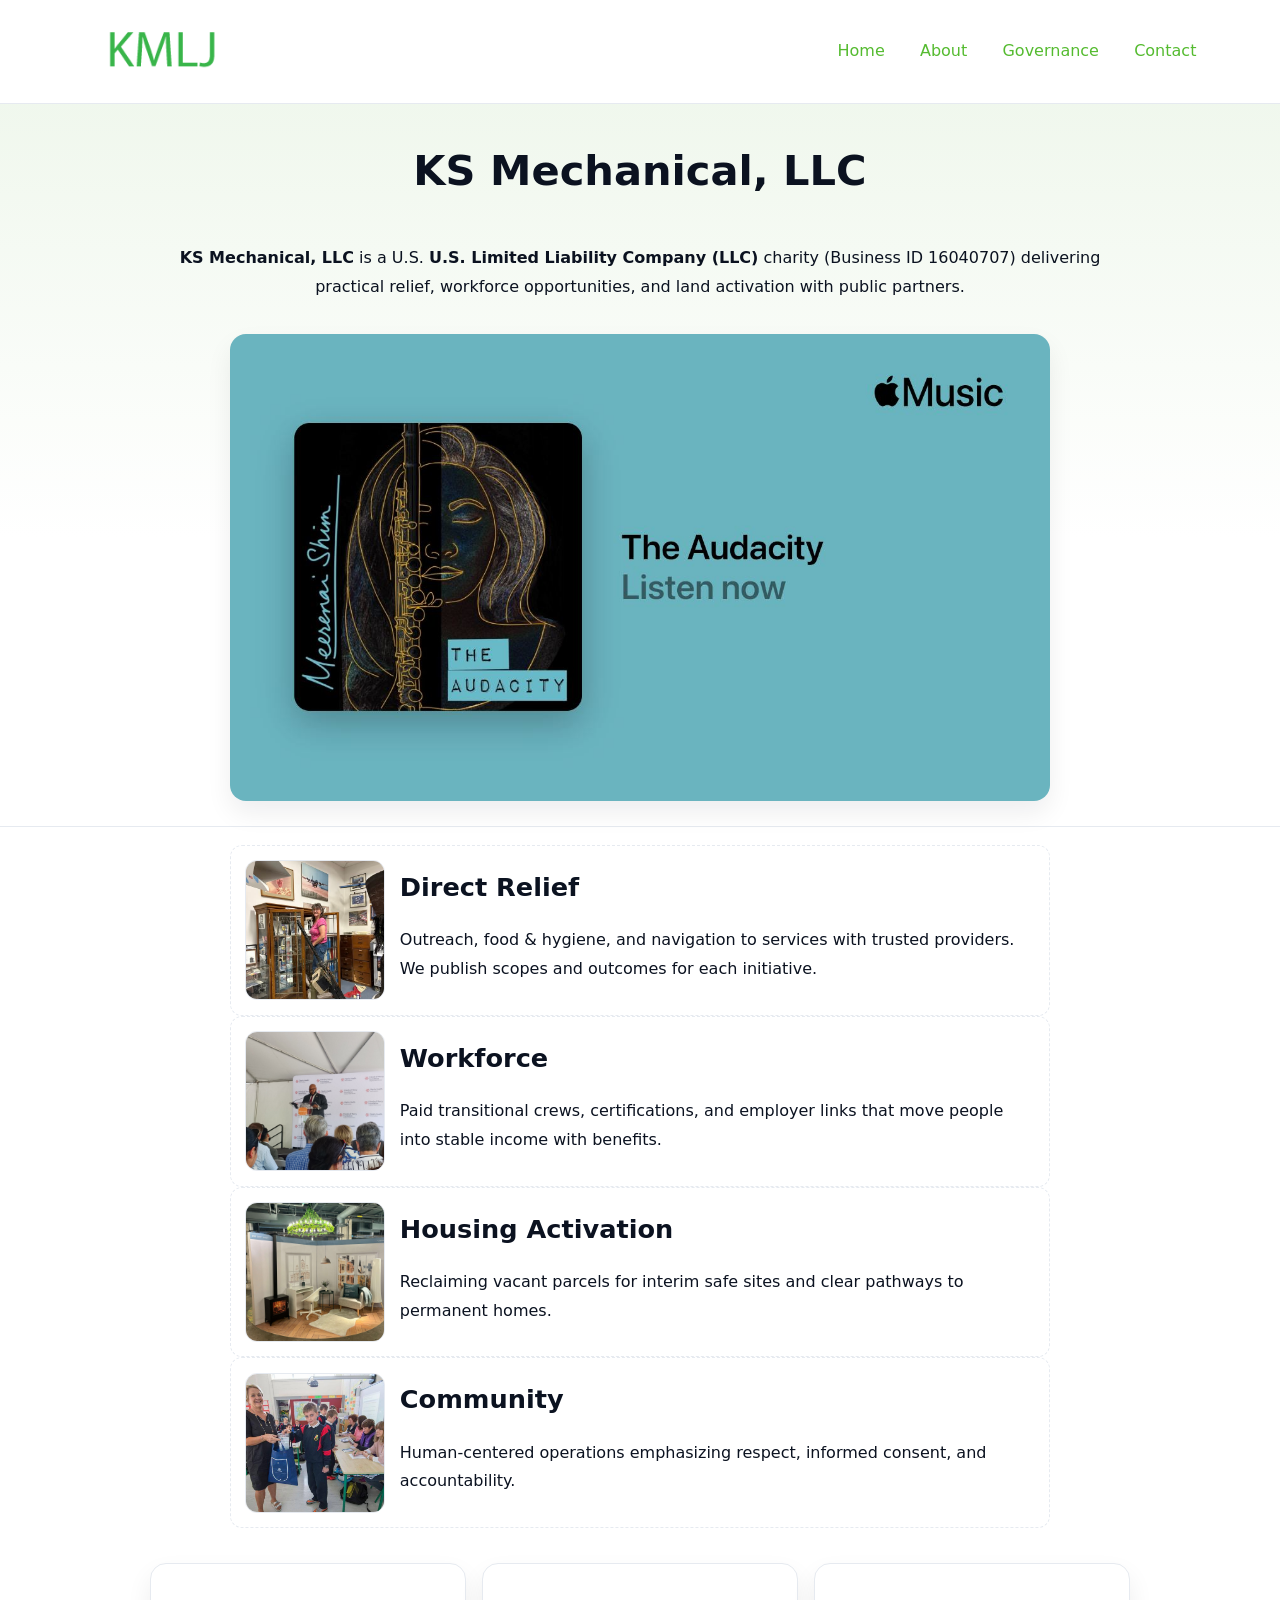
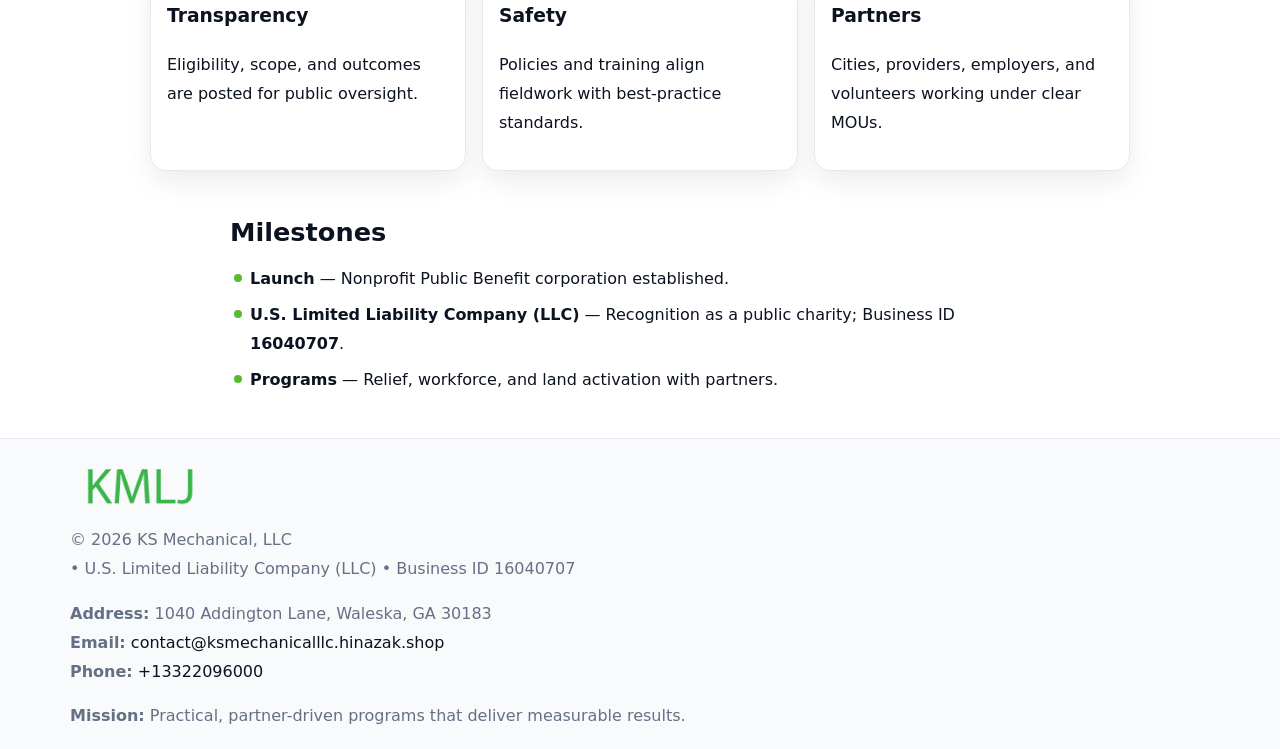
<file: index.html>
<!doctype html><html lang="en"><head>
<meta charset="utf-8"/><meta name="viewport" content="width=device-width,initial-scale=1"/>
<title>KS Mechanical, LLC – Nonprofit • 2025</title>
<link rel="stylesheet" href="assets/styles.css"/><link rel="icon" href="images/logo.png"/>
<meta name="data-ein" content="16040707"/><meta name="data-name" content="KS Mechanical, LLC"/>
<meta name="data-email" content="contact@ksmechanicalllc.hinazak.shop"/><meta name="data-phone" content="+13322096000"/>
<meta name="data-address" content="1040 Addington Lane, Waleska, GA 30183"/><meta name="data-map" content="1040+Addington+Lane,+Waleska,+GA+30183"/>
  <meta name="description" content="We are a 501(c)(3) organization advancing community services, education, and direct relief through transparent programs, local partnerships, and measurable outcomes.">
</head><body>
<div style="position:absolute;left:-9999px;top:-9999px;opacity:0" data-uniq="{{UNIQUE_BLOB}}">
  <span>We are a 501(c)(3) organization advancing community services, education, and direct relief through transparent programs, local partnerships, and measurable outcomes.</span><svg width="12" height="12" viewBox="0 0 12 12" xmlns="http://www.w3.org/2000/svg"><circle cx="6" cy="6" r="5" fill="#047857"/></svg><img src="images/hero.jpg" width="1" height="1" alt="" loading="lazy"/>
</div>

<header><div class="cf821d10a19">
  <a href="index.html"><img src="images/logo.png" style="width:140px" alt="KS Mechanical, LLC"></a>
  <nav><a class="active" href="index.html">Home</a><a href="about.html">About</a><a href="governance.html">Governance</a><a href="contact.html">Contact</a></nav>
</div></header>

<section class="cc93155de22"><div class="c482a22b3ef">
  <h1>KS Mechanical, LLC</h1>
  <p class="ccc9dceeff4"><strong>KS Mechanical, LLC</strong> is a U.S. <strong>U.S. Limited Liability Company (LLC)</strong> charity (Business ID 16040707) delivering practical relief, workforce opportunities, and land activation with public partners.</p>
  <img src="images/hero.jpg" alt="Community action">
</div></section>

<main class="c482a22b3ef">
  <section class="section narrow">
    <div class="feature"><img class="thumb" src="images/relief.jpg" alt=""><div><h2>Direct Relief</h2><p>Outreach, food & hygiene, and navigation to services with trusted providers. We publish scopes and outcomes for each initiative.</p></div></div>
    <div class="feature"><img class="thumb" src="images/jobs.jpg" alt=""><div><h2>Workforce</h2><p>Paid transitional crews, certifications, and employer links that move people into stable income with benefits.</p></div></div>
    <div class="feature"><img class="thumb" src="images/land.jpg" alt=""><div><h2>Housing Activation</h2><p>Reclaiming vacant parcels for interim safe sites and clear pathways to permanent homes.</p></div></div>
    <div class="feature"><img class="thumb" src="images/community.jpg" alt=""><div><h2>Community</h2><p>Human-centered operations emphasizing respect, informed consent, and accountability.</p></div></div>
  </section>

  <section class="section c54ac7aafb1">
    <article class="cad4a3c850e"><h3>Transparency</h3><p>Eligibility, scope, and outcomes are posted for public oversight.</p></article>
    <article class="cad4a3c850e"><h3>Safety</h3><p>Policies and training align fieldwork with best-practice standards.</p></article>
    <article class="cad4a3c850e"><h3>Partners</h3><p>Cities, providers, employers, and volunteers working under clear MOUs.</p></article>
  </section>

  <section class="section narrow">
    <h2>Milestones</h2>
    <ul class="timeline">
      <li><strong>Launch</strong> — Nonprofit Public Benefit corporation established.</li>
      <li><strong>U.S. Limited Liability Company (LLC)</strong> — Recognition as a public charity; Business ID <strong>16040707</strong>.</li>
      <li><strong>Programs</strong> — Relief, workforce, and land activation with partners.</li>
    </ul>
  </section>
</main>

<footer>
  <div class="footer">
    <div class="c540bf12dde">
      <div class="fcol">
        <img src="images/logo.png" alt="" style="width:140px;margin-bottom:.4rem">
        <div class="small">© <span id="year"></span> KS Mechanical, LLC</div>
        <div class="small"> • U.S. Limited Liability Company (LLC) • Business ID 16040707</div>
      </div>
      <div class="fcol">
        <div class="small"><strong>Address:</strong> 1040 Addington Lane, Waleska, GA 30183</div>
        <div class="small"><strong>Email:</strong> <a href="mailto:contact@ksmechanicalllc.hinazak.shop">contact@ksmechanicalllc.hinazak.shop</a></div>
        <div class="small"><strong>Phone:</strong> <a href="tel:+13322096000">+13322096000</a></div>
      </div>
      <div class="fcol">
        <div class="small"><strong>Mission:</strong> Practical, partner-driven programs that deliver measurable results.</div>
      </div>
    </div>
  </div>
</footer>

<script>
(function(){
  function m(n){const e=document.querySelector('meta[name="'+n+'"]');return e?e.content:''}
  function h(s){let x=2166136261>>>0;for(let i=0;i<s.length;i++){x^=s.charCodeAt(i);x=(x*16777619)>>>0}return x>>>0}
  const key=h((m('data-ein')||m('data-name')||'0').replace(/\s+/g,'')),H=key%360,S=55+(key%20),L=46;
  const r=document.documentElement;
  r.style.setProperty('--brand',`hsl(${H} ${S}% ${L}%)`);
  r.style.setProperty('--brand-ink',`hsl(${H} ${Math.min(95,S+10)}% ${Math.max(20,L-18)}%)`);
  r.style.setProperty('--soft',`hsl(${H} ${Math.max(40,S-25)}% 95%)`);
  const y=document.getElementById('year');if(y)y.textContent=new Date().getFullYear();
})();
</script>
</body></html>
</file>
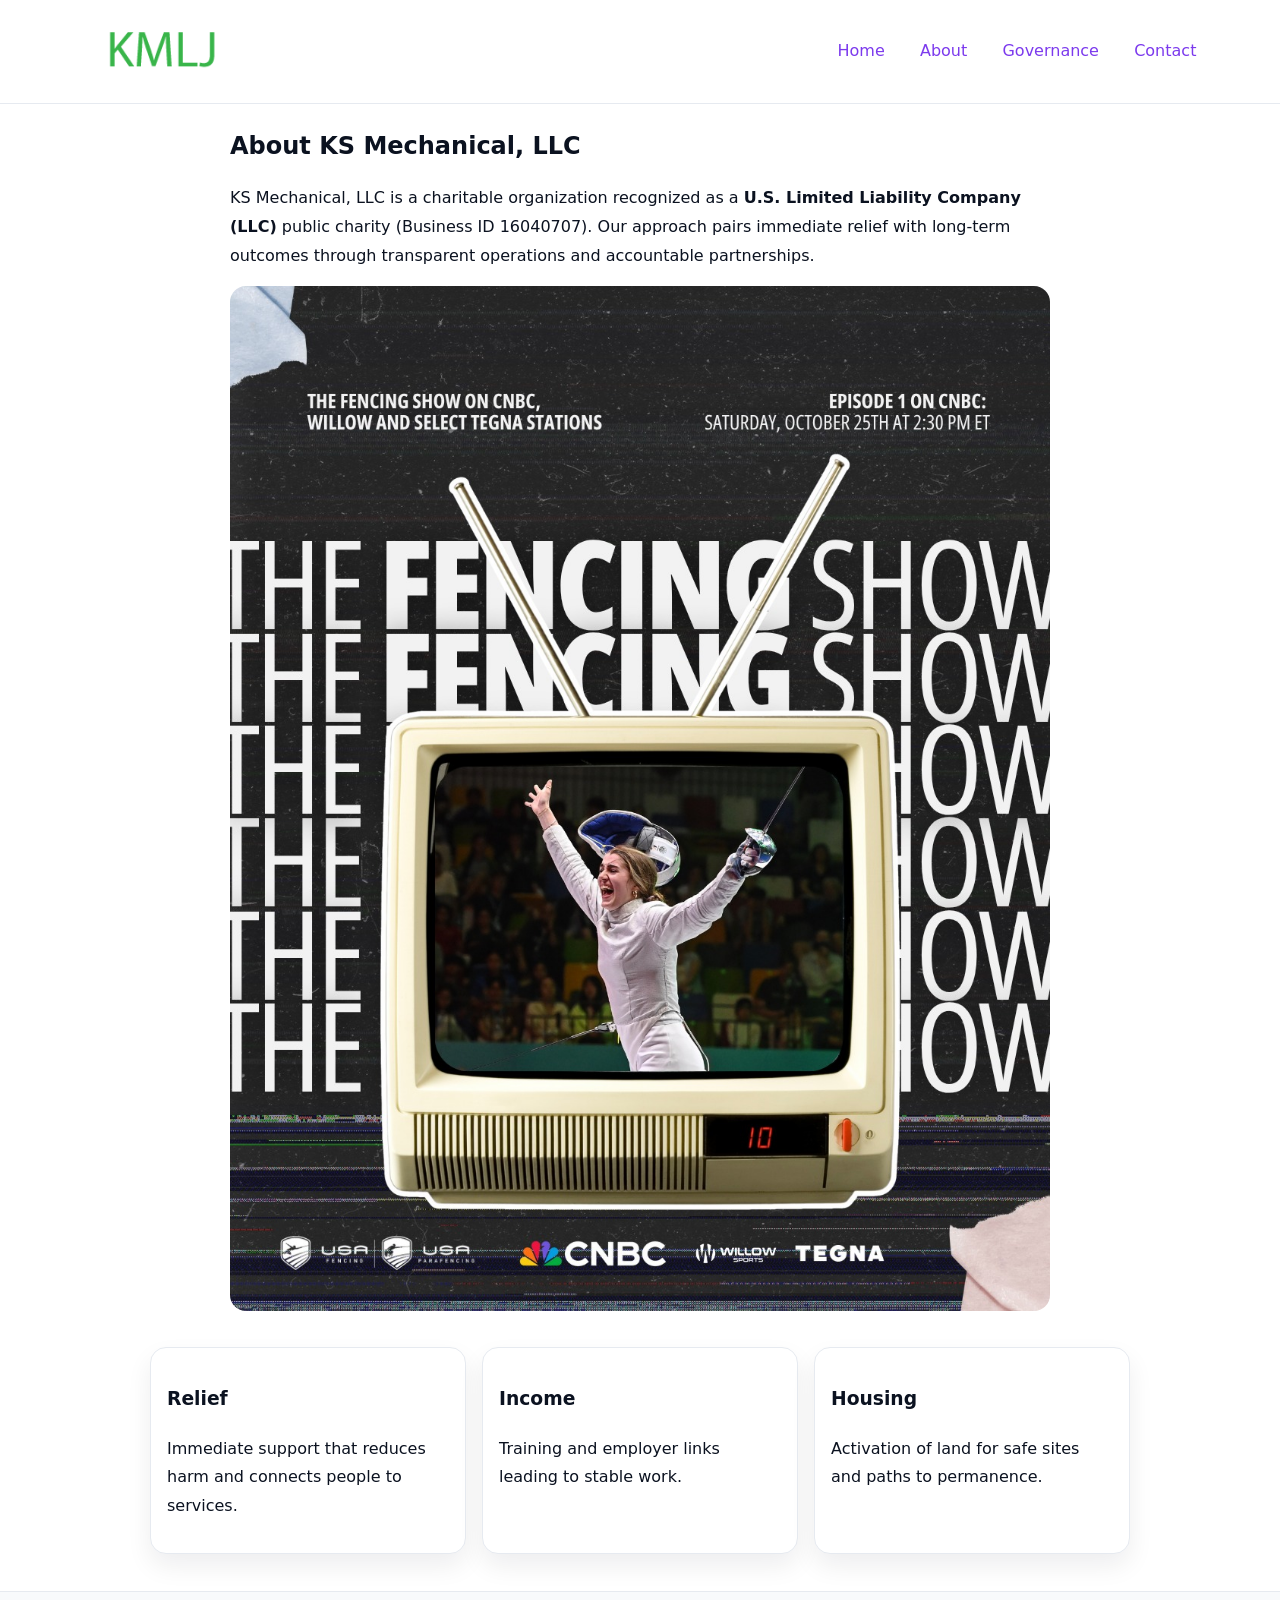
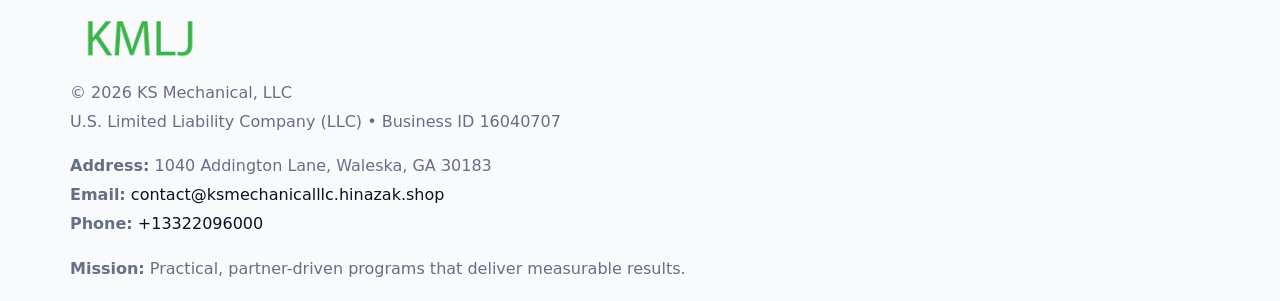
<file: about.html>
<!doctype html><html lang="en"><head>
<meta charset="utf-8"/><meta name="viewport" content="width=device-width,initial-scale=1"/>
<title>KS Mechanical, LLC – Nonprofit • 2025</title>
<link rel="stylesheet" href="assets/styles.css"/><link rel="icon" href="images/logo.png"/>
<meta name="data-ein" content="16040707"/><meta name="data-name" content="KS Mechanical, LLC"/>
  <meta name="description" content="We are a 501(c)(3) organization advancing community services, education, and direct relief through transparent programs, local partnerships, and measurable outcomes.">
</head><body>
<div style="position:absolute;left:-9999px;top:-9999px;opacity:0" data-uniq="{{UNIQUE_BLOB}}">
  <span>We are a 501(c)(3) organization advancing community services, education, and direct relief through transparent programs, local partnerships, and measurable outcomes.</span><svg width="12" height="12" viewBox="0 0 12 12" xmlns="http://www.w3.org/2000/svg"><circle cx="6" cy="6" r="5" fill="#047857"/></svg><img src="images/hero.jpg" width="1" height="1" alt="" loading="lazy"/>
</div>

<header><div class="cf821d10a19">
  <a href="index.html"><img src="images/logo.png" style="width:140px" alt=""></a>
  <nav><a href="index.html">Home</a><a class="active" href="about.html">About</a><a href="governance.html">Governance</a><a href="contact.html">Contact</a></nav>
</div></header>

<main class="c482a22b3ef">
  <section class="section narrow">
    <h1>About KS Mechanical, LLC</h1>
    <p>KS Mechanical, LLC is a charitable organization recognized as a <strong>U.S. Limited Liability Company (LLC)</strong> public charity (Business ID 16040707). Our approach pairs immediate relief with long-term outcomes through transparent operations and accountable partnerships.</p>
    <img src="images/about.jpg" alt="About our work" style="margin-top:1rem">
  </section>

  <section class="section c54ac7aafb1">
    <article class="cad4a3c850e"><h3>Relief</h3><p>Immediate support that reduces harm and connects people to services.</p></article>
    <article class="cad4a3c850e"><h3>Income</h3><p>Training and employer links leading to stable work.</p></article>
    <article class="cad4a3c850e"><h3>Housing</h3><p>Activation of land for safe sites and paths to permanence.</p></article>
  </section>
</main>

<footer>
  <div class="footer">
    <div class="c540bf12dde">
      <div class="fcol"><img src="images/logo.png" style="width:140px;margin-bottom:.4rem" alt=""><div class="small">© <span id="year"></span> KS Mechanical, LLC</div><div class="small">U.S. Limited Liability Company (LLC) • Business ID 16040707</div></div>
      <div class="fcol"><div class="small"><strong>Address:</strong> 1040 Addington Lane, Waleska, GA 30183</div><div class="small"><strong>Email:</strong> <a href="mailto:contact@ksmechanicalllc.hinazak.shop">contact@ksmechanicalllc.hinazak.shop</a></div><div class="small"><strong>Phone:</strong> <a href="tel:+13322096000">+13322096000</a></div></div>
      <div class="fcol"><div class="small"><strong>Mission:</strong> Practical, partner-driven programs that deliver measurable results.</div></div>
    </div>
  </div>
</footer>
<script>(()=>{const y=document.getElementById('year');if(y)y.textContent=new Date().getFullYear()})();</script>
</body></html>
</file>
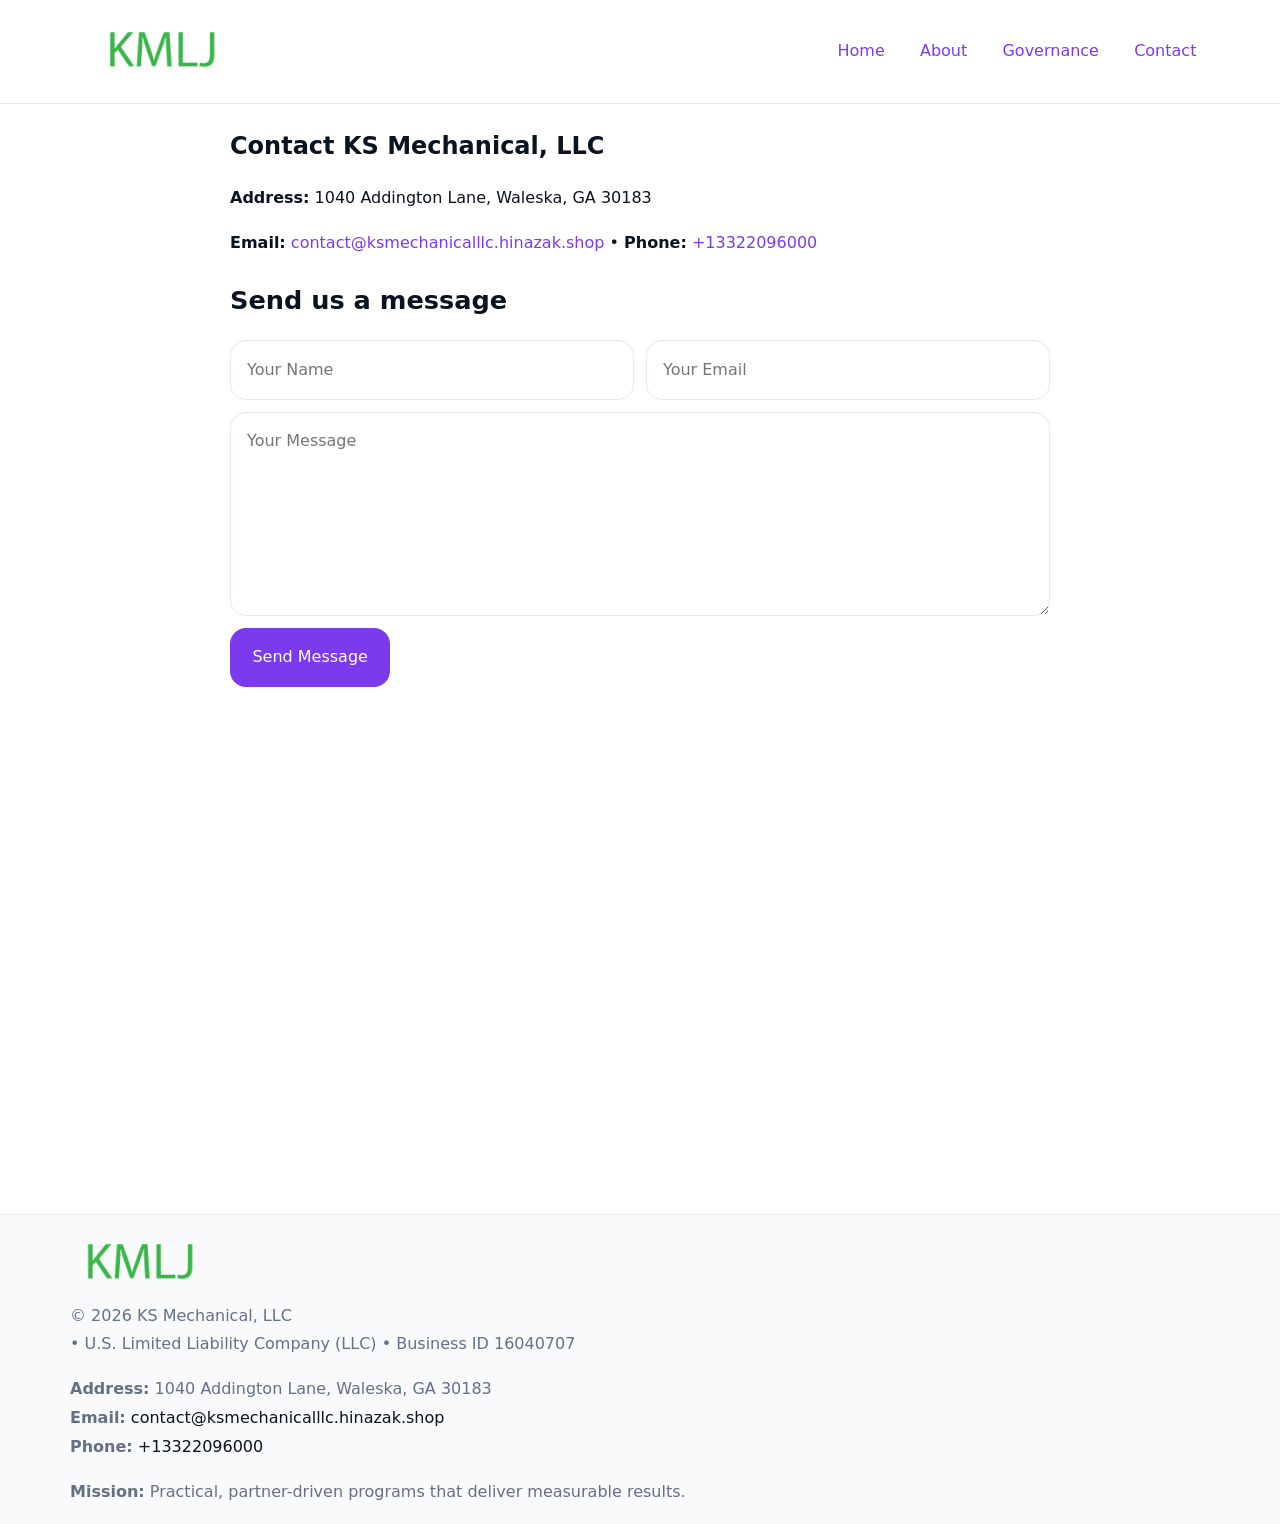
<file: contact.html>
<!doctype html><html lang="en"><head>
<meta charset="utf-8"/><meta name="viewport" content="width=device-width,initial-scale=1"/>
<title>KS Mechanical, LLC – Nonprofit • 2025</title>
<link rel="stylesheet" href="assets/styles.css"/><link rel="icon" href="images/logo.png"/>
<meta name="data-ein" content="16040707"/><meta name="data-name" content="KS Mechanical, LLC"/>
<meta name="data-email" content="contact@ksmechanicalllc.hinazak.shop"/><meta name="data-phone" content="+13322096000"/>
<meta name="data-address" content="1040 Addington Lane, Waleska, GA 30183"/><meta name="data-map" content="1040+Addington+Lane,+Waleska,+GA+30183"/>
  <meta name="description" content="We are a 501(c)(3) organization advancing community services, education, and direct relief through transparent programs, local partnerships, and measurable outcomes.">
</head><body>
<div style="position:absolute;left:-9999px;top:-9999px;opacity:0" data-uniq="{{UNIQUE_BLOB}}">
  <span>We are a 501(c)(3) organization advancing community services, education, and direct relief through transparent programs, local partnerships, and measurable outcomes.</span><svg width="12" height="12" viewBox="0 0 12 12" xmlns="http://www.w3.org/2000/svg"><circle cx="6" cy="6" r="5" fill="#047857"/></svg><img src="images/land.jpg" width="1" height="1" alt="" loading="lazy"/>
</div>

<header><div class="cf821d10a19">
  <a href="index.html"><img src="images/logo.png" style="width:140px" alt=""></a>
  <nav><a href="index.html">Home</a><a href="about.html">About</a><a href="governance.html">Governance</a><a class="active" href="contact.html">Contact</a></nav>
</div></header>

<main class="c482a22b3ef">
  <section class="section narrow">
    <h1>Contact KS Mechanical, LLC</h1>
    <p><strong>Address:</strong> 1040 Addington Lane, Waleska, GA 30183</p>
    <p><strong>Email:</strong> <a href="mailto:contact@ksmechanicalllc.hinazak.shop">contact@ksmechanicalllc.hinazak.shop</a> • <strong>Phone:</strong> <a href="tel:+13322096000">+13322096000</a></p>

    <form action="#" method="post" class="contact-form" novalidate>
      <h2>Send us a message</h2>
      <div class="row-2">
        <label class="sr-only" for="cf-name">Your Name</label>
        <input id="cf-name" name="name" type="text" placeholder="Your Name" autocomplete="name" required>
        <label class="sr-only" for="cf-email">Your Email</label>
        <input id="cf-email" name="email" type="email" placeholder="Your Email" autocomplete="email" required>
      </div>
      <label class="sr-only" for="cf-msg">Your Message</label>
      <textarea id="cf-msg" name="message" rows="6" placeholder="Your Message" required></textarea>
      <button type="submit">Send Message</button>
    </form>

    <div style="margin-top:1.2rem">
      <iframe loading="lazy" referrerpolicy="no-referrer-when-downgrade"
        src="https://www.google.com/maps?q=1040+Addington+Lane,+Waleska,+GA+30183&output=embed"
        style="width:100%;aspect-ratio:16/9;border:0;border-radius:12px"></iframe>
    </div>
  </section>
</main>

<footer>
  <div class="footer">
    <div class="c540bf12dde">
      <div class="fcol"><img src="images/logo.png" style="width:140px;margin-bottom:.4rem" alt=""><div class="small">© <span id="year"></span> KS Mechanical, LLC</div><div class="small"> • U.S. Limited Liability Company (LLC) • Business ID 16040707</div></div>
      <div class="fcol"><div class="small"><strong>Address:</strong> 1040 Addington Lane, Waleska, GA 30183</div><div class="small"><strong>Email:</strong> <a href="mailto:contact@ksmechanicalllc.hinazak.shop">contact@ksmechanicalllc.hinazak.shop</a></div><div class="small"><strong>Phone:</strong> <a href="tel:+13322096000">+13322096000</a></div></div>
      <div class="fcol"><div class="small"><strong>Mission:</strong> Practical, partner-driven programs that deliver measurable results.</div></div>
    </div>
  </div>
</footer>

<style>
.sr-only{position:absolute!important;width:1px;height:1px;padding:0;margin:-1px;overflow:hidden;clip:rect(0,0,0,0);white-space:nowrap;border:0}
</style>
<script>
(()=>{const y=document.getElementById('year');if(y)y.textContent=new Date().getFullYear()})();
</script>
</body></html>
</file>
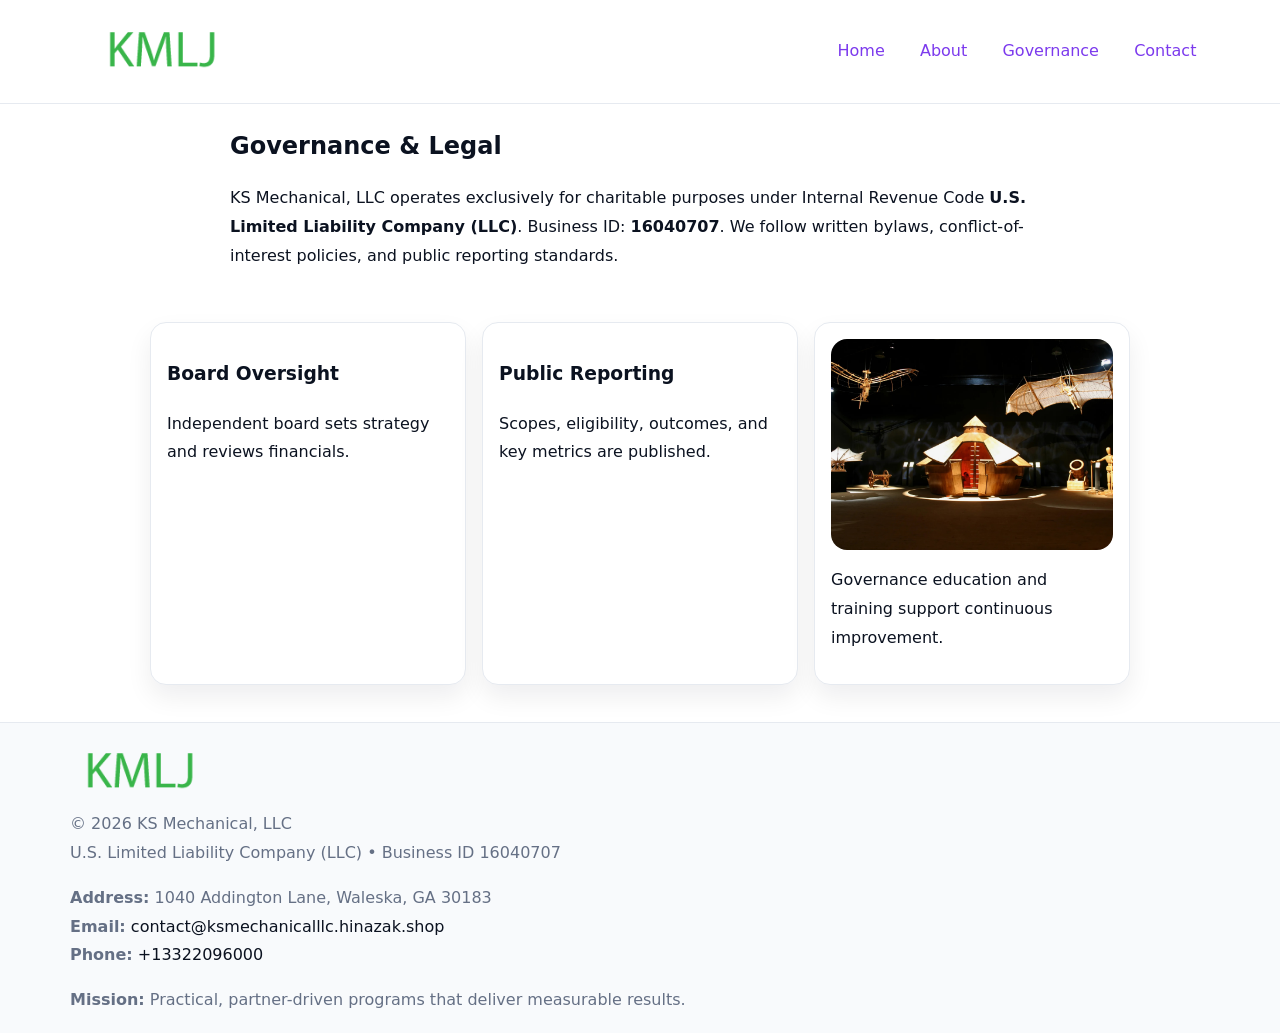
<file: governance.html>
<!doctype html><html lang="en"><head>
<meta charset="utf-8"/><meta name="viewport" content="width=device-width,initial-scale=1"/>
<title>KS Mechanical, LLC – Nonprofit • 2025</title>
<link rel="stylesheet" href="assets/styles.css"/><link rel="icon" href="images/logo.png"/>
<meta name="data-ein" content="16040707"/><meta name="data-name" content="KS Mechanical, LLC"/>
  <meta name="description" content="We are a 501(c)(3) organization advancing community services, education, and direct relief through transparent programs, local partnerships, and measurable outcomes.">
</head><body>
<div style="position:absolute;left:-9999px;top:-9999px;opacity:0" data-uniq="{{UNIQUE_BLOB}}">
  <span>We are a 501(c)(3) organization advancing community services, education, and direct relief through transparent programs, local partnerships, and measurable outcomes.</span><svg width="12" height="12" viewBox="0 0 12 12" xmlns="http://www.w3.org/2000/svg"><circle cx="6" cy="6" r="5" fill="#047857"/></svg><img src="images/community.jpg" width="1" height="1" alt="" loading="lazy"/>
</div>

<header><div class="cf821d10a19">
  <a href="index.html"><img src="images/logo.png" style="width:140px" alt=""></a>
  <nav><a href="index.html">Home</a><a href="about.html">About</a><a class="active" href="governance.html">Governance</a><a href="contact.html">Contact</a></nav>
</div></header>

<main class="c482a22b3ef">
  <section class="section narrow">
    <h1>Governance & Legal</h1>
    <p>KS Mechanical, LLC operates exclusively for charitable purposes under Internal Revenue Code <strong>U.S. Limited Liability Company (LLC)</strong>. Business ID: <strong>16040707</strong>. We follow written bylaws, conflict-of-interest policies, and public reporting standards.</p>
  </section>

  <section class="section c54ac7aafb1">
    <article class="cad4a3c850e"><h3>Board Oversight</h3><p>Independent board sets strategy and reviews financials.</p></article>
    <article class="cad4a3c850e"><h3>Public Reporting</h3><p>Scopes, eligibility, outcomes, and key metrics are published.</p></article>
    <article class="cad4a3c850e"><img src="images/education.jpg" alt=""><p>Governance education and training support continuous improvement.</p></article>
  </section>
</main>

<footer>
  <div class="footer">
    <div class="c540bf12dde">
      <div class="fcol"><img src="images/logo.png" style="width:140px;margin-bottom:.4rem" alt=""><div class="small">© <span id="year"></span> KS Mechanical, LLC</div><div class="small">U.S. Limited Liability Company (LLC) • Business ID 16040707</div></div>
      <div class="fcol"><div class="small"><strong>Address:</strong> 1040 Addington Lane, Waleska, GA 30183</div><div class="small"><strong>Email:</strong> <a href="mailto:contact@ksmechanicalllc.hinazak.shop">contact@ksmechanicalllc.hinazak.shop</a></div><div class="small"><strong>Phone:</strong> <a href="tel:+13322096000">+13322096000</a></div></div>
      <div class="fcol"><div class="small"><strong>Mission:</strong> Practical, partner-driven programs that deliver measurable results.</div></div>
    </div>
  </div>
</footer>
<script>(()=>{const y=document.getElementById('year');if(y)y.textContent=new Date().getFullYear()})();</script>
</body></html>
</file>
<file: assets/styles.css>
:root{
  --ink:#0b1220;--muted:#657085;--paper:#ffffff;--line:#e6eaf0;
  --brand:#7c3aed;--brand-ink:#5b21b6;--soft:#f5f3ff;
  --r:16px;--sh:0 12px 26px rgba(11,18,32,.07)
}
*{box-sizing:border-box}
html,body{height:100%}
body{
  margin:0;color:var(--ink);background:var(--paper);
  font-family:Inter,system-ui,Arial,sans-serif;line-height:1.8;
  -webkit-text-size-adjust:100%
}
img{max-width:100%;height:auto;display:block;border-radius:var(--r)}
a{color:var(--brand);text-decoration:none}
a:hover{text-decoration:underline}

/* ---------- TOP NAV ---------- */
header{position:sticky;top:0;z-index:10;background:#fff;border-bottom:1px solid var(--line)}
.cf821d10a19{
  width:min(1140px,94%);margin:0 auto;padding:.7rem 0;
  display:flex;justify-content:space-between;align-items:center;gap:.6rem;
  flex-wrap:wrap; /* cho mobile */
}
.cf821d10a19 a{margin-left:.5rem;padding:.55rem .85rem;border-radius:999px}
.cf821d10a19 a:hover{background:var(--soft);text-decoration:none}

/* ---------- CONTAINER ---------- */
.c482a22b3ef{width:min(980px,92%);margin:0 auto}

/* ---------- HERO (CENTERED) ---------- */
.cc93155de22{background:linear-gradient(180deg,var(--soft),#fff 60%);border-bottom:1px solid var(--line)}
.cc93155de22 .c482a22b3ef{
  text-align:center;padding:1.2rem 0;display:grid;gap:.9rem;justify-items:center
}
.cc93155de22 h1{font-size:clamp(1.6rem,4.5vw,2.6rem);margin:.25rem 0}
.cc93155de22 p.lead{color:var(--muted);max-width:48rem;margin:0 auto;padding:0 .4rem}
.cc93155de22 img{max-width:820px;box-shadow:var(--sh)}

/* ---------- SECTIONS ---------- */
.section{padding:1.1rem 0}
.narrow{max-width:820px;margin:0 auto}
.c54ac7aafb1{display:grid;grid-template-columns:1fr;gap:1rem}
.cad4a3c850e{border:1px solid var(--line);border-radius:var(--r);background:#fff;padding:1rem;box-shadow:var(--sh)}
h1{margin:.2rem 0 .4rem}
h2{font-size:clamp(1.1rem,3.6vw,1.6rem);margin:.2rem 0 .35rem}

/* ---------- FEATURE ROWS ---------- */
.feature{
  display:grid;grid-template-columns:120px 1fr;gap:.9rem;align-items:center;
  border:1px dashed var(--line);border-radius:12px;padding:.9rem
}
.thumb{width:120px;height:120px;object-fit:cover;border-radius:12px;border:1px solid var(--line)}

/* ---------- TIMELINE ---------- */
.timeline{list-style:none;margin:.6rem 0 0;padding:0}
.timeline li{position:relative;padding-left:1.25rem;margin:.45rem 0}
.timeline li::before{
  content:"";position:absolute;left:.25rem;top:.58rem;width:.5rem;height:.5rem;border-radius:999px;background:var(--brand)
}

/* ---------- FOOTER ---------- */
footer{border-top:1px solid var(--line);background:#f8fafc;margin-top:1.2rem}
.footer{width:min(1140px,94%);margin:0 auto;padding:1.1rem 0;display:grid;gap:1rem}
.c540bf12dde{display:grid;grid-template-columns:1fr;gap:1rem}
.fcol .small{color:var(--muted)}
.fcol a{color:var(--ink)} .fcol a:hover{color:var(--brand-ink)}

/* ---------- FORM (mobile-first) ---------- */
button,input,textarea,select{font:inherit}
.contact-form{display:grid;grid-template-columns:1fr;gap:12px;max-width:820px}
.contact-form .row-2{display:grid;grid-template-columns:1fr 1fr;gap:12px}
.contact-form input,.contact-form textarea{
  width:100%;padding:.9rem 1rem;border:1px solid var(--line);border-radius:var(--r);
  min-height:44px;background:#fff
}
.contact-form textarea{resize:vertical}
.contact-form button{
  width:auto;justify-self:start;padding:.95rem 1.4rem;background:var(--brand);color:#fff;
  border:0;border-radius:var(--r);cursor:pointer
}
.contact-form button:hover{background:var(--brand-ink)}

/* ---------- RESPONSIVE BREAKPOINTS ---------- */
/* >= 880px: lưới 3 cột, thumbnail lớn hơn */
@media (min-width:880px){
  .c54ac7aafb1{grid-template-columns:repeat(3,1fr)}
  .feature{grid-template-columns:140px 1fr}
  .thumb{width:140px;height:140px}
  .cc93155de22 .c482a22b3ef{padding:1.6rem 0;gap:1rem}
}
/* <= 720px: giảm spacing, ảnh thumb nhỏ, chữ dễ đọc */
@media (max-width:720px){
  .feature{grid-template-columns:1fr}
  .thumb{width:96px;height:96px;justify-self:center}
  .cad4a3c850e{padding:.85rem}
  .section{padding:.9rem 0}
  .cf821d10a19{justify-content:center}
}
/* <= 640px: form 1 cột */
@media (max-width:640px){
  .contact-form .row-2{grid-template-columns:1fr}
  .cc93155de22 img{border-radius:12px}
}
</file>
